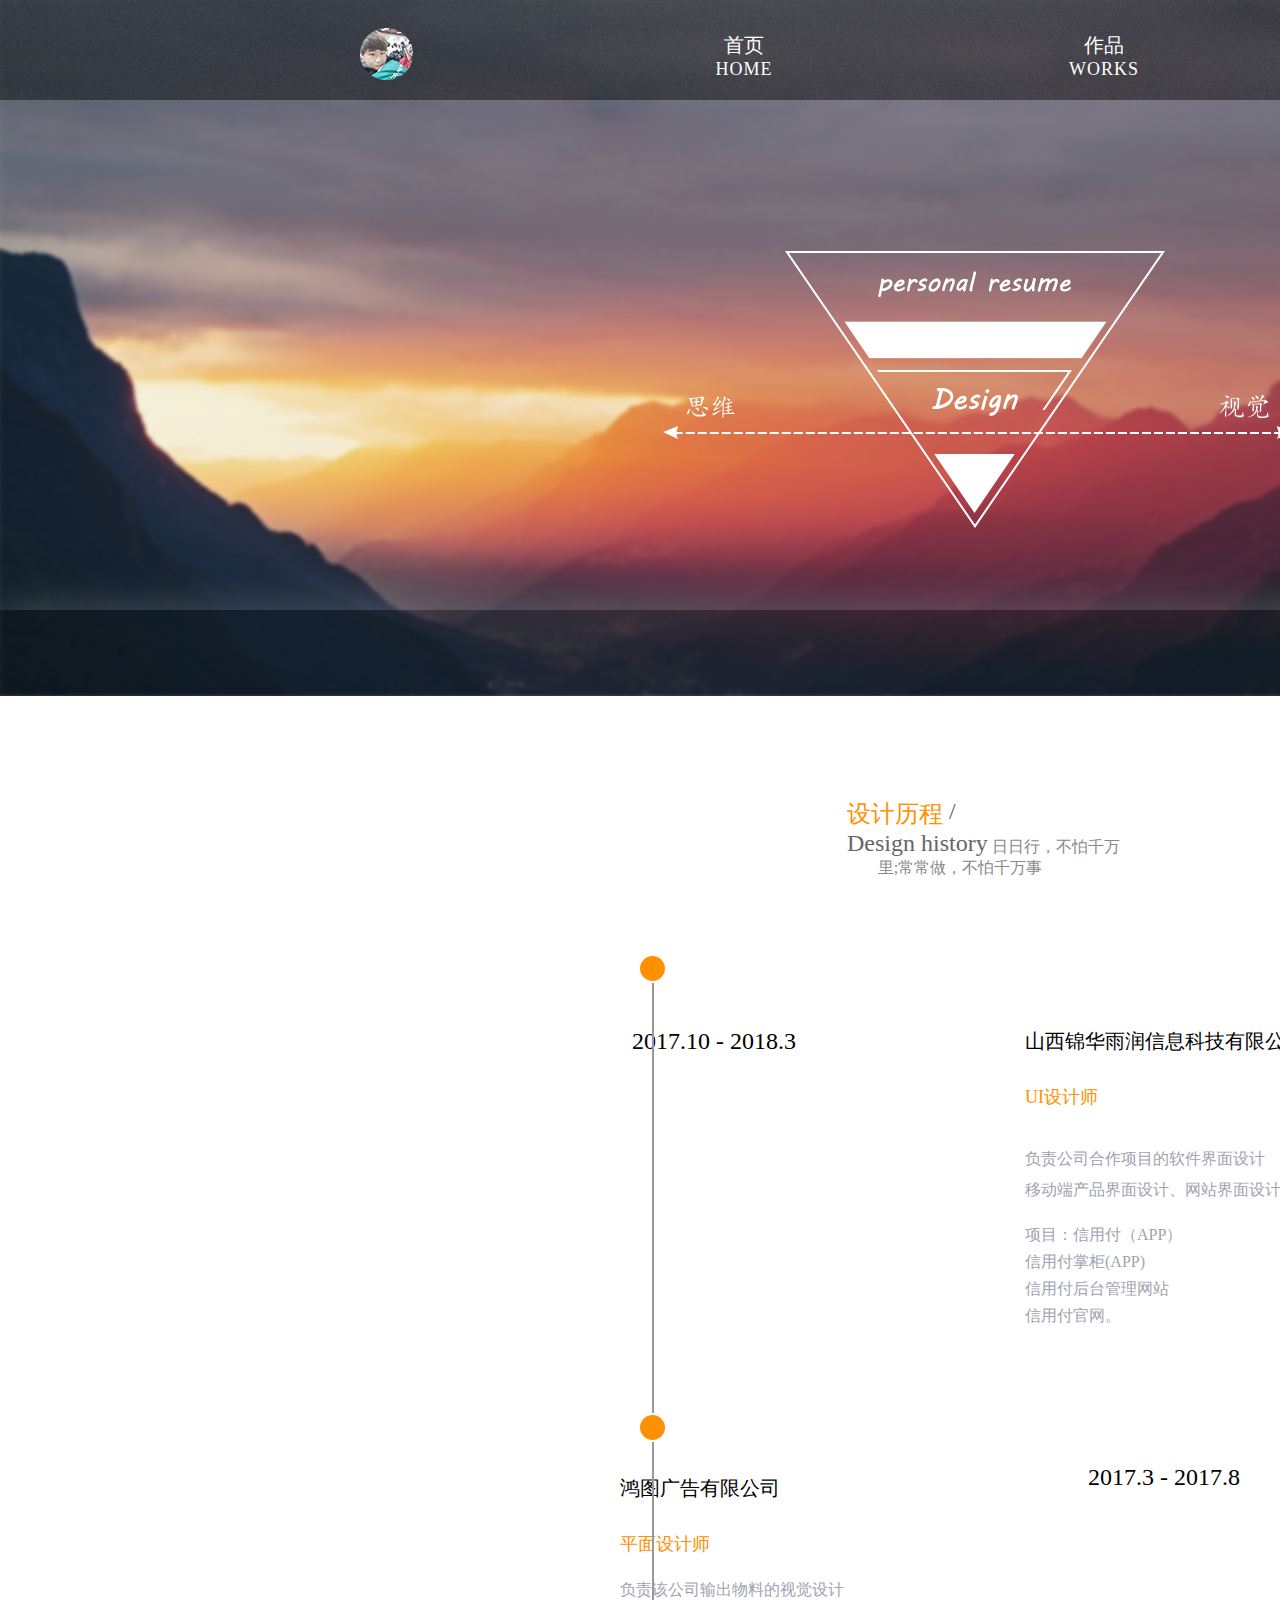
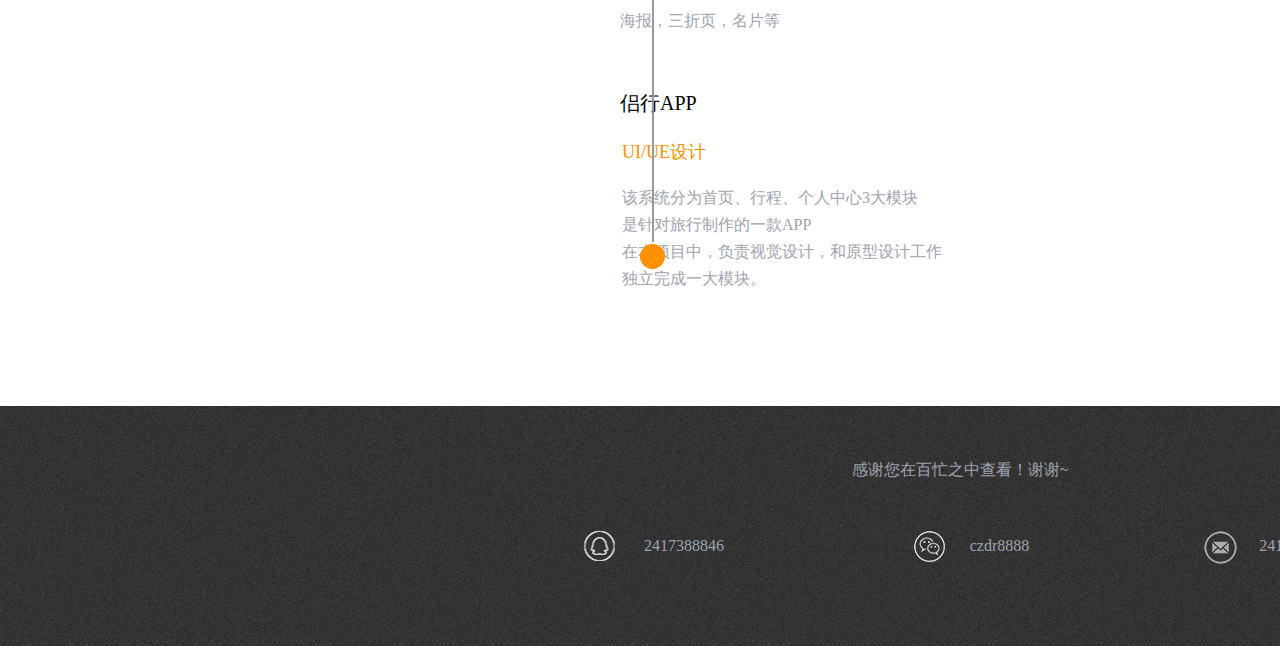
<file: html/index.html>
<!DOCTYPE html>
<html lang="en">
<head>
    <meta charset="UTF-8">
    <title>Title</title>
    <link rel = "stylesheet" type="text/css" href="../css/index.css"/>
</head>
<body style="overflow:-Scroll;overflow-x:hidden">
<body>

<div class="dakuang">
<!--banner，导航-->
    <div class="banner">

        <div class="bannertu">
            <div class="toububgtu">
            <div class="toubu">

                <img src="../cut/touxiang.png" alt="">

                <div class="shouye">
                    <ul>
                        <li><a href="index.html">首页</a></li>
                        <li><a href="index.html">HOME</a></li>
                    </ul>
                </div>
                <div class="zuopin">
                    <ul>
                        <li><a href="zuopin.html">作品</a></li>
                        <li><a href="zuopin.html">WORKS</a></li>
                    </ul>
                </div>
                <div class="geren">
                    <ul>
                        <li><a href="geren.html">个人</a></li>
                        <li><a href="geren.html">PERSONAL</a></li>
                    </ul>
                </div>



                
            </div>
            </div>
        </div>

    </div>
    <!--头部结束-->

    <!--分割-->
    <div class="fenge">
            <div class="shang">
                <div class="wenzi1">设计历程</div>
                <div class="xiahua"> / </div>
                <div class="wenzi2"> Design history</div>
            </div>
        <div class="mingyan">日日行，不怕千万里;常常做，不怕千万事</div>
    </div>

    <!--分割结束-->

    <!--内容-->

    <div class="kuang">
        <div class="shu">
            <div class="yuan1"></div>
            <div class="xian1"></div>
            <div class="yuan2"></div>
            <div class="xian2"></div>
            <div class="yuan3"></div>
        </div>
        <div class="shijian1">2017.10 - 2018.3</div>
        <div class="jieshao">
            <div class="gongsi">山西锦华雨润信息科技有限公司</div>
            <div class="zhiwei">UI设计师</div>
            <div class="fuze">
                <p>负责公司合作项目的软件界面设计</p>
                <p>移动端产品界面设计、网站界面设计。</p>
            </div>
            <div class="xiangmu">
                <p>项目：信用付（APP）</p>
                <p>信用付掌柜(APP)</p>
                <p>信用付后台管理网站</p>
                <p>信用付官网。</p>
            </div>

        </div>
        <div class="shijian2">2017.3 - 2017.8</div>
        <div class="jieshao2">
            <div class="gongsi2">鸿图广告有限公司</div>
            <div class="zhiwei2">平面设计师</div>
        </div>
        <div class="fuze2">
            <p>负责该公司输出物料的视觉设计</p>
            <p>海报，三折页，名片等</p>
        </div>
        <div class="gongsi3">侣行APP</div>
        <div class="zhiwei3">UI/UE设计</div>
        <div class="fuze3">
            <p>该系统分为首页、行程、个人中心3大模块</p>
            <p>是针对旅行制作的一款APP</p>
            <p>在本项目中，负责视觉设计，和原型设计工作</p>
            <p>独立完成一大模块。</p>
        </div>
        <!--内容结束-->
    </div>
    <!--底部-->
    <div class="dibudakuang">
        <div class="juzhong">
        <div class="ganxie">感谢您在百忙之中查看！谢谢~</div>
        <div class="qq">
            <img src="../cut/qq.png" alt="">
            <p>2417388846</p>
        </div>
        <div class="wx">
            <img src="../cut/wx.png" alt="">
            <p>czdr8888</p>
        </div>
        <div class="you">
            <img src="../cut/you.png" alt="">
            <p>2417388846@qq.com</p>
        </div>
        </div>
    </div>


</div>

</body>

</html>
</file>
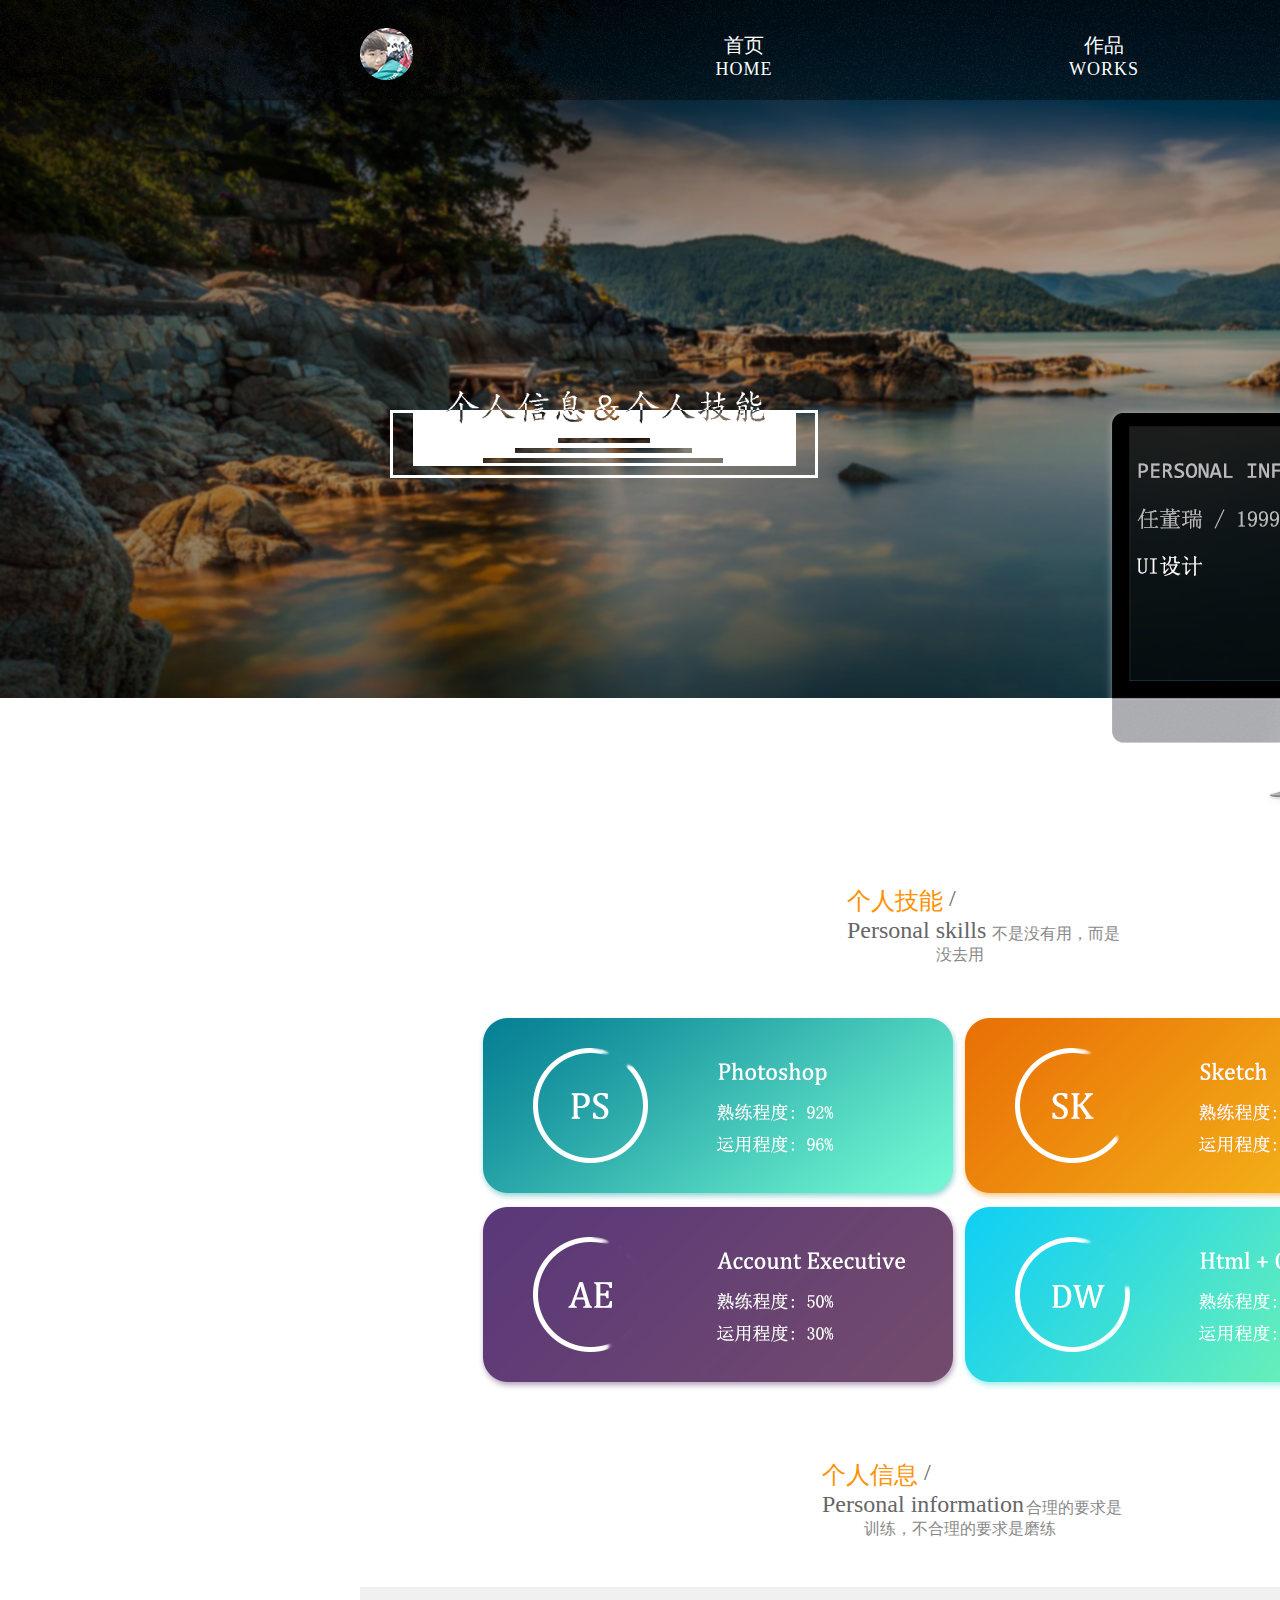
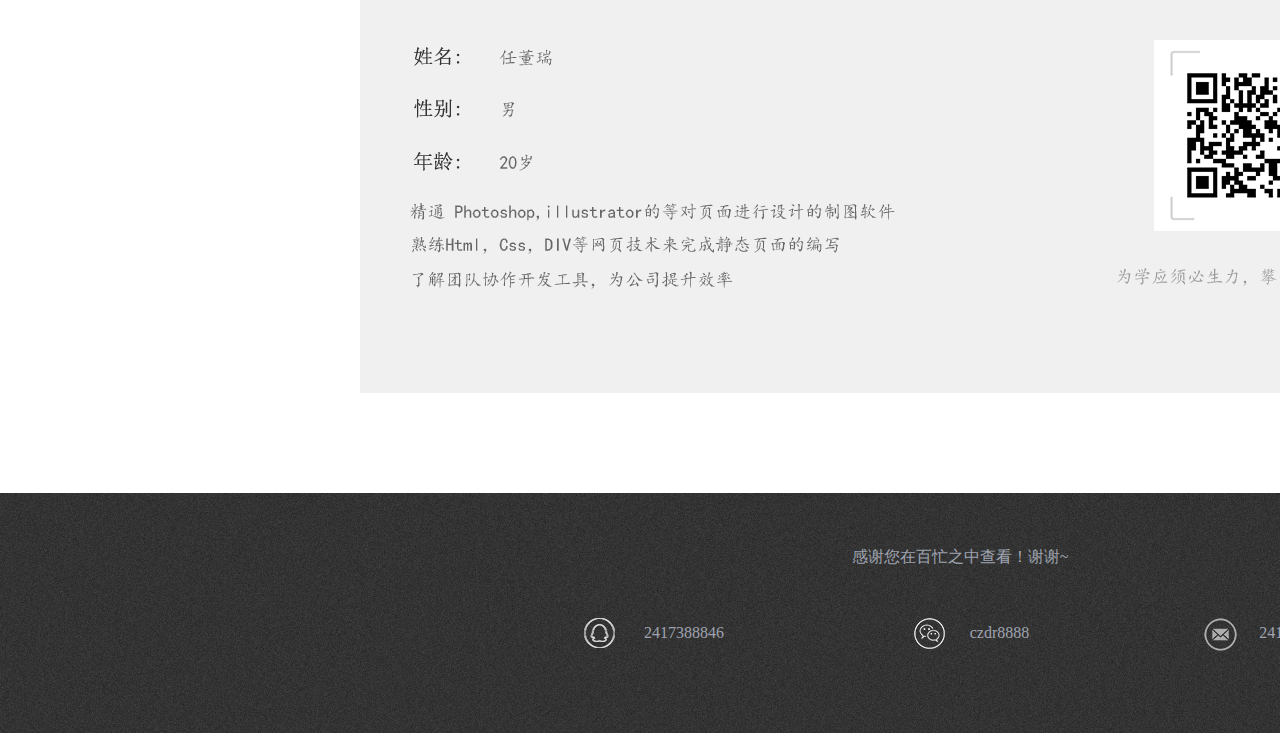
<file: html/geren.html>
<!DOCTYPE html>
<html lang="en">
<head>
    <meta charset="UTF-8">
    <title>Title</title>
    <link rel = "stylesheet" type="text/css" href="../css/geren.css"/>
</head>
<body style="overflow:-Scroll;overflow-x:hidden">
<body>

<div class="dakuang">
    <!--导航开始-->
    <div class="banner">

        <div class="bannertu">
            <div class="toububgtu">
                <div class="toubu">

                    <img src="../cut/touxiang.png" alt="">

                    <div class="shouye">
                        <ul>
                            <li><a href="index.html">首页</a></li>
                            <li><a href="index.html">HOME</a></li>
                        </ul>
                    </div>
                    <div class="zuopin">
                        <ul>
                            <li><a href="zuopin.html">作品</a></li>
                            <li><a href="zuopin.html">WORKS</a></li>
                        </ul>
                    </div>
                    <div class="geren">
                        <ul>
                            <li><a href="geren.html">个人</a></li>
                            <li><a href="geren.html">PERSONAL</a></li>
                        </ul>
                    </div>




                </div>
            </div>
        </div>

    </div>
    <!--导航结束-->

    <!--分割开始-->
    <div class="fenge">
        <div class="shang">
            <div class="wenzi1">个人技能</div>
            <div class="xiahua"> / </div>
            <div class="wenzi2">Personal skills</div>
        </div>
        <div class="mingyan">不是没有用，而是没去用</div>
    </div>

    <!--分割结束-->
    <div class="juzhongkuang">
        <div class="jinengkuang">
            <img src="../cut/PS.png" alt="">
            <img src="../cut/sk.png" alt="">
            <img src="../cut/AE.png" alt="">
            <img src="../cut/DW.png" alt="">
        </div>
    </div>

    <!--二次分割-->
    <div class="fenge2">
        <div class="shang2">
            <div class="wenzi4">个人信息</div>
            <div class="xiahua2"> / </div>
            <div class="wenzi3">Personal information</div>
        </div>
        <div class="mingyan2">合理的要求是训练，不合理的要求是磨练</div>
    </div>
    <!--二次分割结束-->

    <div class="xinxi">
        <img src="../cut/xinxi.png" alt="">
    </div>
    <!--底部-->
    <div class="dibudakuang">
        <div class="juzhong">
            <div class="ganxie">感谢您在百忙之中查看！谢谢~</div>
            <div class="qq">
                <img src="../cut/qq.png" alt="">
                <p>2417388846</p>
            </div>
            <div class="wx">
                <img src="../cut/wx.png" alt="">
                <p>czdr8888</p>
            </div>
            <div class="you">
                <img src="../cut/you.png" alt="">
                <p>2417388846@qq.com</p>
            </div>
        </div>
    </div>

</div>


</body>
</html>
</file>
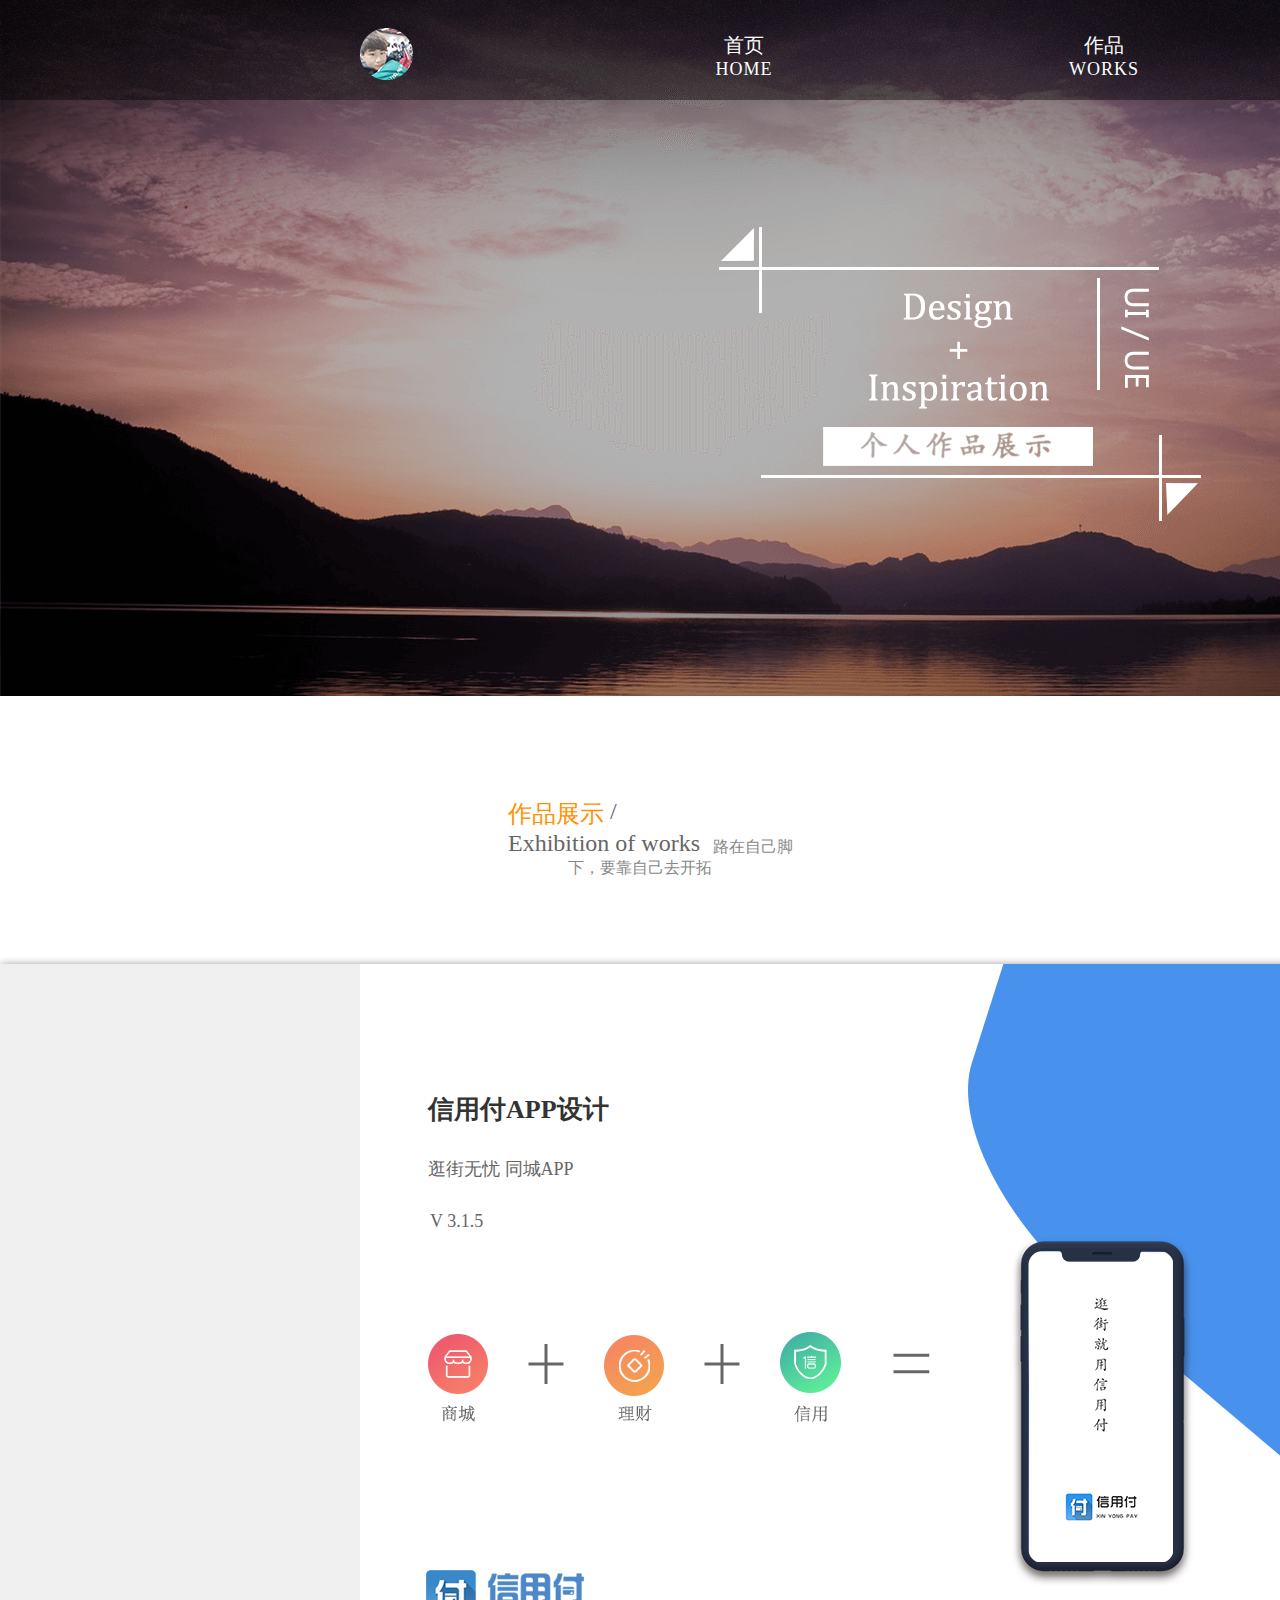
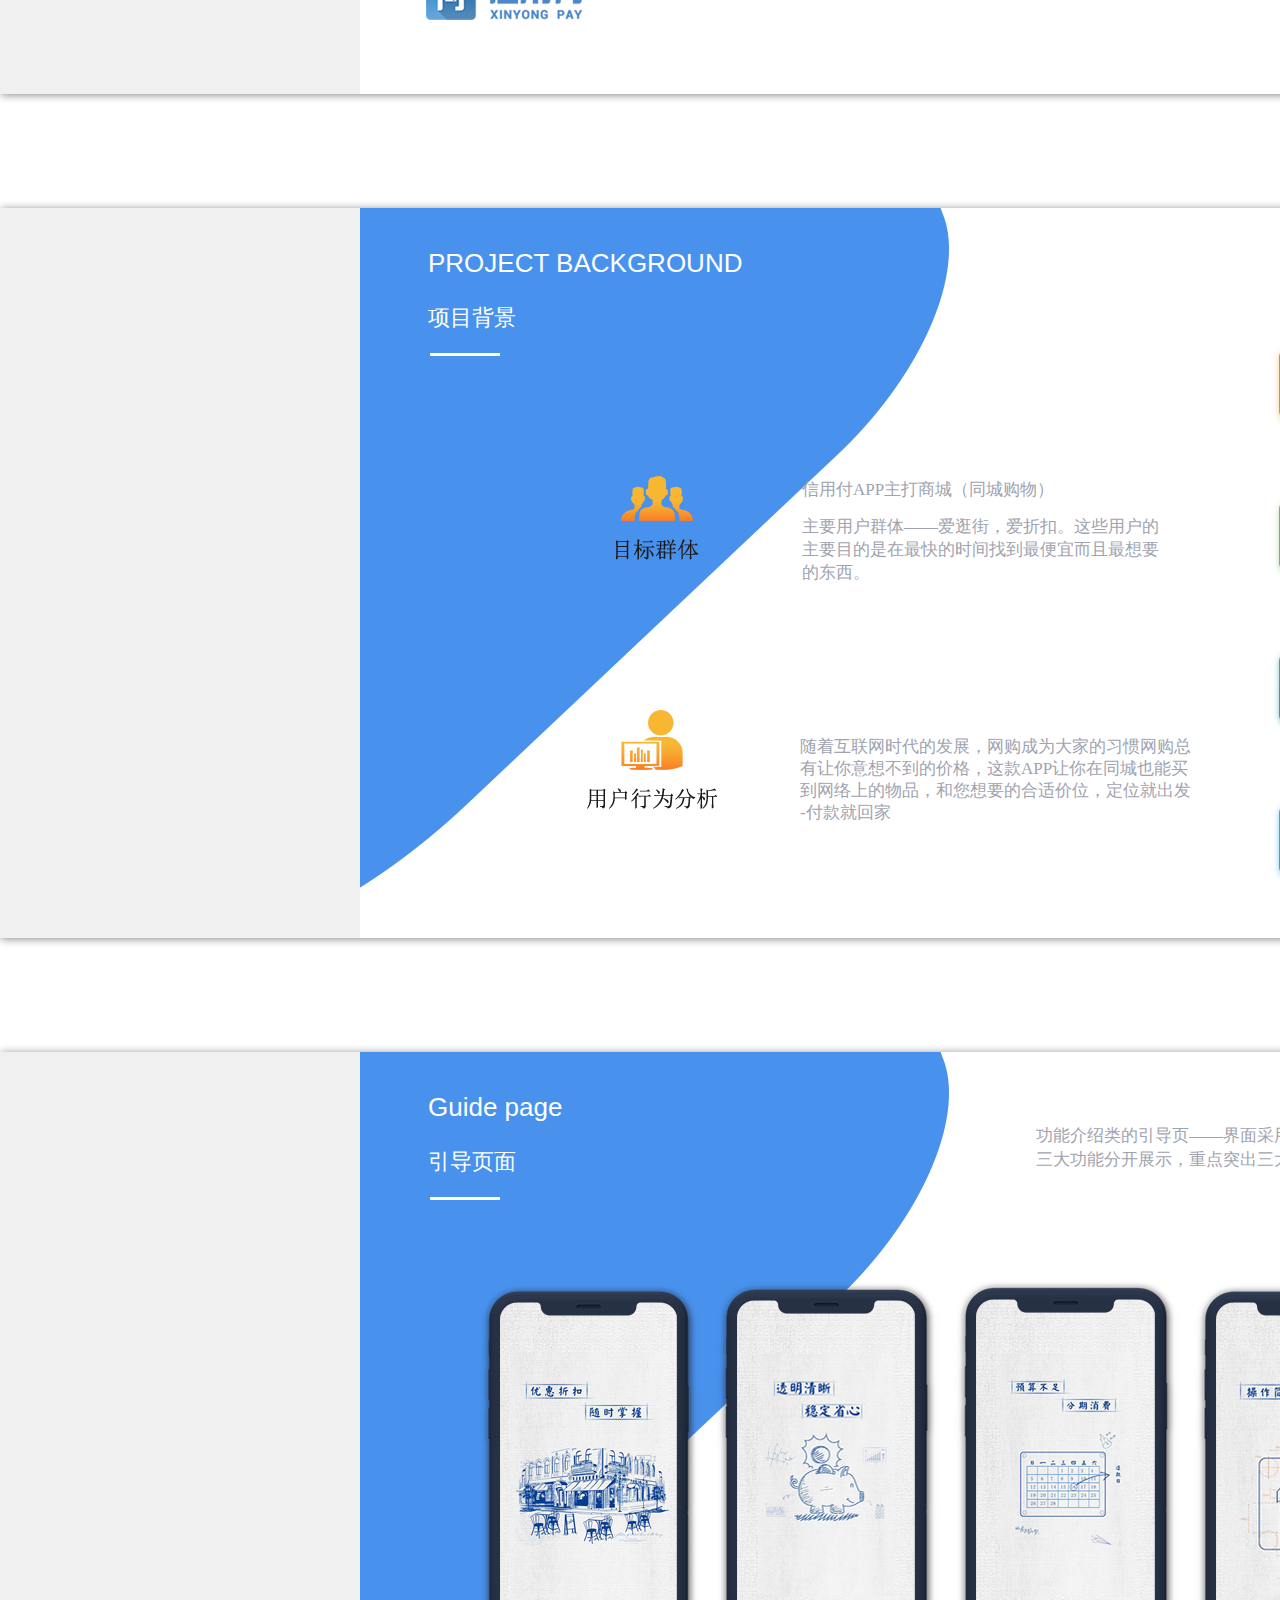
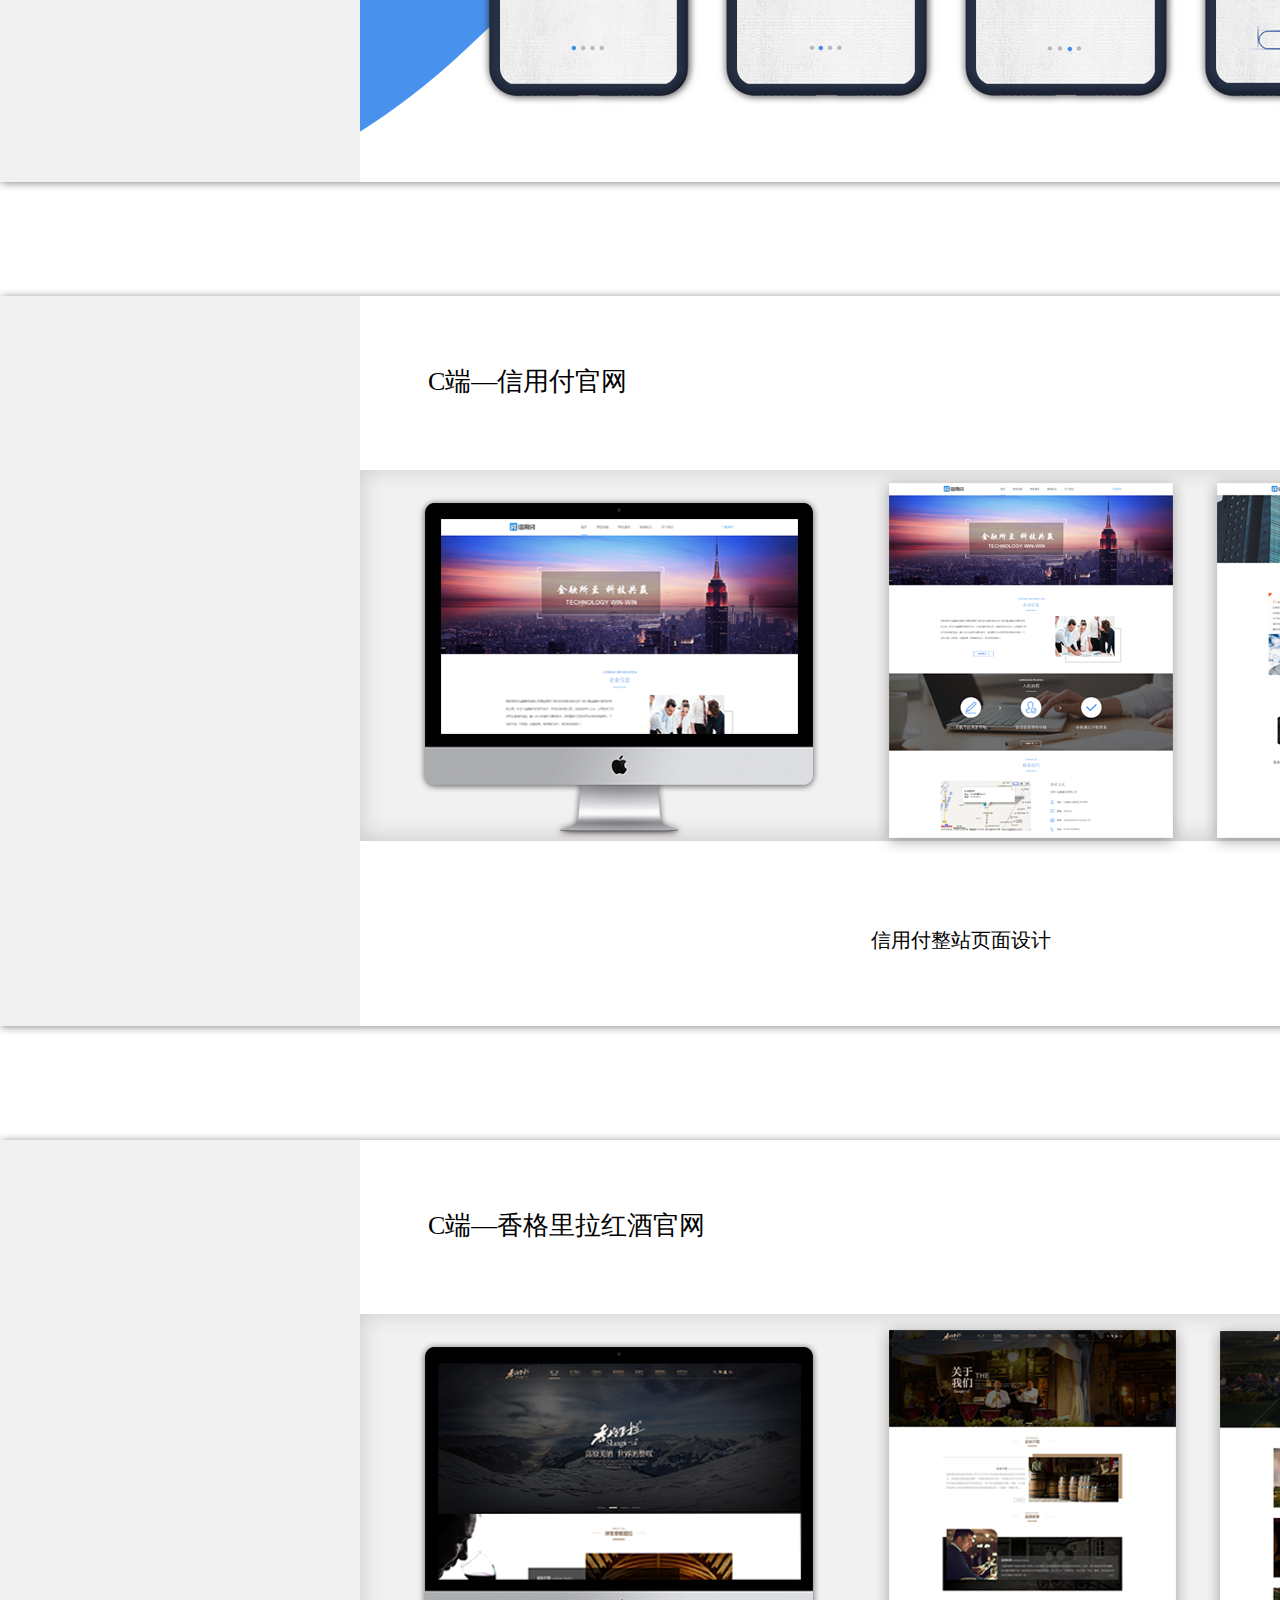
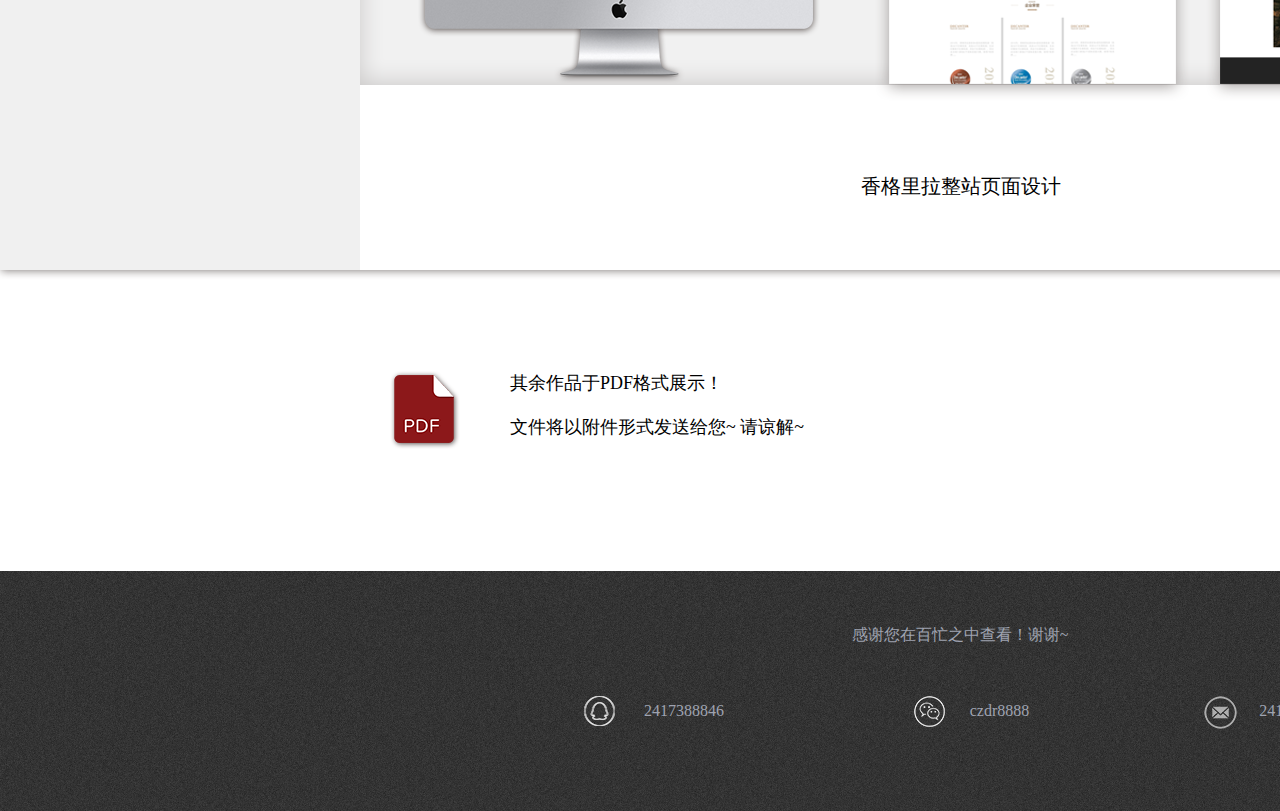
<file: html/zuopin.html>
<!DOCTYPE html>
<html lang="en">
<head>
    <meta charset="UTF-8">
    <title>Title</title>
    <link rel = "stylesheet" type="text/css" href="../css/zuopin.css"/>
</head>
<body style="overflow:-Scroll;overflow-x:hidden">
<body>

<div class="waikuang">

    <!--banner，导航-->
    <div class="banner">

        <div class="bannertu">
            <div class="toububgtu">
                <div class="toubu">

                    <img src="../cut/touxiang.png" alt="">

                    <div class="shouye">
                        <ul>
                            <li><a href="index.html">首页</a></li>
                            <li><a href="index.html">HOME</a></li>
                        </ul>
                    </div>
                    <div class="zuopin">
                        <ul>
                            <li><a href="zuopin.html">作品</a></li>
                            <li><a href="zuopin.html">WORKS</a></li>
                        </ul>
                    </div>
                    <div class="geren">
                        <ul>
                            <li><a href="geren.html">个人</a></li>
                            <li><a href="geren.html">PERSONAL</a></li>
                        </ul>
                    </div>




                </div>
            </div>
        </div>

    </div>
    <!--头部结束-->

    <!--分割-->
    <div class="fenge">
        <div class="shang">
            <div class="wenzi1">作品展示</div>
            <div class="xiahua"> / </div>
            <div class="wenzi2"> Exhibition of works</div>
        </div>
        <div class="mingyan">路在自己脚下，要靠自己去开拓</div>
    </div>

    <!--分割结束-->

    <div class="zhanshi">
        <!--第一展示-->
        <div class="tu1">
            <div class="juzhong">
                <div class="biaoti">信用付APP设计</div>
                <div class="jieshao">逛街无忧 同城APP</div>
                <div class="banben">V 3.1.5</div>
                <div class="tupianshiyi">
                    <img src="../cut/shangcheng.png" alt="">
                    <img src="../cut/jiahao.png" alt="">
                    <img src="../cut/licai.png" alt="">
                    <img src="../cut/jiahao.png" alt="">
                    <img src="../cut/xinyong.png" alt="">
                    <img src="../cut/denghao.png" alt="">
                </div>
                <div class="shouji1">
                    <img src="../cut/1tushouji.png" alt="">
                </div>
            </div>
        </div>
        <!--第一展示结束-->

        <!--第二展示-->
        <div class="tu2">
            <div class="juzhong2">
                <div class="biaoti1">PROJECT BACKGROUND</div>
                <div class="jieshao1">项目背景</div>
                <div class="xiahuaxian"></div>
                <div class="mubiao"></div>
                <div class="yonghuxingwei"></div>
                <div class="xinyongfu">
                    <p>信用付APP主打商城（同城购物）</p>
                    <p>主要用户群体——爱逛街，爱折扣。这些用户的<br>主要目的是在最快的时间找到最便宜而且最想要<br>的东西。</p>
                </div>

                <div class="xingweizi">
                    <p>随着互联网时代的发展，网购成为大家的习惯网购总<br>有让你意想不到的价格，这款APP让你在同城也能买<br>到网络上的物品，和您想要的合适价位，定位就出发<br>-付款就回家</p>
                </div>
                
                <div class="youtu">
                    <img src="../cut/2.1.png" alt="">
                    <img src="../cut/jiantou.png" alt="">
                    <img src="../cut/2.2.png" alt="">
                    <img src="../cut/jiantou.png" alt="">
                    <img src="../cut/2.3.png" alt="">
                    <img src="../cut/jiantou.png" alt="">
                    <img src="../cut/2.4.png" alt="">
                </div>

            </div>

            </div>
        <!--第二展示结束-->

        <!--第三展示-->
        <div class="tu3">
            <div class="juzhong3">
                <div class="biaoti3">Guide page</div>
                <div class="jieshao3">引导页面</div>
                <div class="xiahuaxian3"></div>
                <div class="wenzixiangqing3">
                    <p>功能介绍类的引导页——界面采用的线稿手绘风格，<br>三大功能分开展示，重点突出三大功能。</p>
                </div>
                <div class="yindaoye">
                    <img src="../cut/shouji1.png" alt="">
                    <img src="../cut/shouji2.png" alt="">
                    <img src="../cut/shouji3.png" alt="">
                    <img src="../cut/shouji4.png" alt="">

                </div>

            </div>
        </div>
        <!--第三展示结束-->

        <!--C1端展示-->
        <div class="tu4">
            <div class="juzhong4">
                <div class="biaoti4">C端—信用付官网</div>
                <div class="wangyezhanshi1">
                    <img src="../cut/diannao1.png" alt="">
                    <img src="../cut/yemian1.png" alt="">
                    <img src="../cut/yemian2.png" alt="">
                    <div class="jieshao4">信用付整站页面设计</div>
                </div>
            </div>
        </div>
        <!--C1展示结束-->

        <!--C2端展示-->
        <div class="tu5">
            <div class="juzhong5">
                <div class="biaoti5">C端—香格里拉红酒官网</div>
                <div class="wangyezhanshi2">
                    <img src="../cut/diannao2.png" alt="">
                    <img src="../cut/yemian2.1.png" alt="">
                    <img src="../cut/yemian2.2.png" alt="">
                    <div class="jieshao5">香格里拉整站页面设计</div>
                </div>
            </div>
        </div>
        <!--C2展示结束-->

    </div>
    <!--PDF附件-->
    <div class="pdfwaikuang">
        <div class="pdf">
            <img src="../cut/pdf.png" alt="">
            <div class="wenjie1">其余作品于PDF格式展示！</div>
            <div class="wenjie2">文件将以附件形式发送给您~ 请谅解~</div>
        </div>

    </div>
    </div>
<!--pdf结束-->
<!--底部-->
    <div class="dibudakuang">
        <div class="juzhong">
            <div class="ganxie">感谢您在百忙之中查看！谢谢~</div>
            <div class="qq">
                <img src="../cut/qq.png" alt="">
                <p>2417388846</p>
            </div>
            <div class="wx">
                <img src="../cut/wx.png" alt="">
                <p>czdr8888</p>
            </div>
            <div class="you">
                <img src="../cut/you.png" alt="">
                <p>2417388846@qq.com</p>
            </div>
        </div>
    </div>



</div>

</body>
</html>
</file>
<file: css/index.css>
*{

    margin: 0;
    padding: 0;
}

a{
    text-decoration: none;
    color: #ffffff;
    font-family: KaiTi;
    font-size: 20px;

}

a:hover{
    background: url("../cut/xuanzhong.png");
}

a:active{
    background: url("../cut/xuanzhong.png");
}

ul{
    margin: 0;
    padding: 0;
    list-style-type: none;
}

.dakuang
{
    width: 1920px;
    height: 100%;
    margin:  0 auto;
}

.banner{
    width: 1920px;
    height: 696px;
    margin:  0 auto;
}
.bannertu{

    width: 100%;
    height: 696px;
    background: url("../cut/banner.png") no-repeat;
    margin:  0 auto;
}

.toububgtu{
    background: url("../cut/daohangbg.png")no-repeat;
}

.toubu{
    width: 1200px;
    height: 100px;
    margin:  0 auto;

}

.toubu>img{
    margin-top: 28px;
    float: left;
}

.shouye{
    width: 82px;
    height: 70px;
    float: left;
    margin-left: 290px;
}

.shouye>ul>li:nth-child(1){
    margin-top: 32px;
    text-align: center;
}

.shouye>ul>li:nth-child(2){
    text-align: center;
}

.shouye>ul>li:nth-child(2)>a{
    font-family:Consolas;
    font-size: 18px;
    font-weight: 500;
    letter-spacing: 1px;
}

.zuopin{
    width: 82px;
    height: 70px;
    float: left;
    margin-left: 278px;
}

.zuopin>ul>li:nth-child(1){
    margin-top: 32px;
    text-align: center;
}

.zuopin>ul>li:nth-child(2){
    text-align: center;
}

.zuopin>ul>li:nth-child(2)>a{
    font-family:Consolas;
    font-size: 18px;
    font-weight: 500;
    letter-spacing: 1px;
}

.geren{
    width: 82px;
    height: 70px;
    float: left;
    margin-left: 278px;
}

.geren>ul>li:nth-child(1){
    margin-top: 32px;
    text-align: center;
}

.geren>ul>li:nth-child(2){
    text-align: center;
}

.geren>ul>li:nth-child(2)>a{
    font-family:Consolas;
    font-size: 18px;
    font-weight: 500;
    letter-spacing: 1px;
}

.fenge{
    width: 330px;
    height: 60px;
    margin: 100px auto;
}

.wenzi1{
    font-size: 24px;
    font-family: 宋体;
    color: #ff9000;
    float: left;
    margin-top: 2px;
}

.xiahua{
    font-size: 24px;
    font-family: 宋体;
    color: #666666;
    float: left;
    margin-top: 2px;
    margin-left: 6px;
    margin-right: 6px;
}

.wenzi2{
    font-size: 24px;
    font-family: Gabriola;
    color: #666666;
    float: left;
}

.shang{
    width: 226px;
    height: 41px;
    margin: 0 auto;
}

.mingyan{
    font-family: 宋体;
    font-size: 16px;
    color: #888888;
    text-align: center;
}

.kuang{
    width: 1200px;
    height: 1000px;
    margin: 0 auto;
}

.yuan1{
    width: 25px;
    height: 25px;
    background: #ff9000;
    margin: 0 auto;
    border-radius: 50%;
}

.xian1{
    width: 2px;
    height: 430px;
    background: #999999;
    margin: 0 auto;
    margin-top: 2px ;
}
.yuan2{
    width: 25px;
    height: 25px;
    background: #ff9000;
    margin: 0 auto;
    border-radius: 50%;
    margin-top: 2px;
}

.xian2{
    width: 2px;
    height: 400px;
    background: #999999;
    margin: 0 auto;
    margin-top: 2px ;
}

.yuan3{
    width: 25px;
    height: 25px;
    background: #ff9000;
    margin: 0 auto;
    border-radius: 50%;
    margin-top: 2px;
}

.shu{
    width: 25px;
    height: 1024px;
    position: absolute;
    left: 50%;
}
.shijian1{
    font-size: 24px;
    font-family: 宋体;
    margin-left: 272px;
    margin-top: 72px;
    float: left;
    color: #000000;
}

.jieshao{
    width: 290px;
    height: 322px;
    float: left;
    margin-left: 229px;
    margin-top: 72px;
}

.gongsi{
    font-size: 20px;
    font-family: 宋体;
    color: #000000;
}
.zhiwei{
    font-family: 宋体;
    font-size: 18px;
    color: #ff9000;
    margin-top: 30px;
}

.fuze{
    width: 274px;
    height: 46px;
    margin-top: 40px;
}

.fuze>p{
    font-size: 16px;
    color: #9fa3b0;
}

.fuze>p:nth-child(2){
    margin-top: 10px;
    font-weight: 500;
}

.xiangmu{
    width: 160px;
    height: 100px;
    margin-top: 30px;
}

.xiangmu>p{
    font-size: 16px;
    color: #9fa3b0;
}
.xiangmu>p:nth-child(2){
    margin-top:6px ;
}

.xiangmu>p:nth-child(3){
    margin-top:6px ;
}
.xiangmu>p:nth-child(4){
    margin-top:6px ;
}

.shijian2{
    font-size: 24px;
    font-family: 宋体;
    margin-right: 320px;
    margin-top: 114px;
    float: right;
    color: #000000;
}

.jieshao2{
    width: 180px;
    height: 60px;
    float: left;
    margin-left: 260px;
    margin-top: 125px;
}

.gongsi2{
    font-size: 20px;
    font-family: 宋体;
    color: #000000;
}
.zhiwei2{
    font-family: 宋体;
    font-size: 18px;
    color: #ff9000;
    margin-top: 30px;
}

.fuze2{
    width: 230px;
    height: 50px;
    float: left;
    margin-top: 230px;
    margin-left: -180px;
}

.fuze2>p{
    font-size: 16px;
    color: #9fa3b0;
}

.fuze2>p:nth-child(2){
    margin-top: 10px;
    font-weight: 500;
}

.gongsi3{
    font-size: 20px;
    font-family: 宋体;
    color: #000000;
    float: left;
    margin-top: 340px;
    margin-left: -230px;
}
.zhiwei3{
    font-family: 宋体;
    font-size: 18px;
    color: #ff9000;
    margin-top: 390px;
    margin-left: -228px;
    float: left;
}
.fuze3{
    width: 320px;
    height: 130px;
    margin-top: 438px;
    margin-left: -228px;
    float: left;
}
.fuze3>p{
    font-size: 16px;
    color: #9fa3b0;
}
.fuze3>p:nth-child(2){
    margin-top:6px ;
}

.fuze3>p:nth-child(3){
    margin-top:6px ;
}
.fuze3>p:nth-child(4){
    margin-top:6px ;
}

.dibudakuang{
    width: 1920px;
    height: 240px;
    background:url("../cut/dibubg.png");
    margin-top: 50px;
    overflow: auto;
}

.juzhong{
    width: 1200px;
    height: 240px;
    margin: 0 auto;
}
.ganxie{
    margin: 0 auto;
    margin-top: 54px;
    color: #9fa3b0;
    text-align: center;
}
.qq{
    width: 140px;
    height: 30px;
    margin-top: 50px;
    margin-left: 224px;
    float: left;
}
.qq>img{
    float: left;
}
.qq>p{
    text-align: right;
    line-height: 30px;
    font-size: 16px;
    color: #9fa3b0;
}
.wx{
    width: 140px;
    height: 30px;
    margin-top: 50px;
    margin-left: 190px;
    float: left;
}
.wx>img{
    float: left;
}
.wx>p{
    text-align: center;
    line-height: 30px;
    font-size: 16px;
    color: #9fa3b0;
}
.you{
    width: 220px;
    height: 30px;
    margin-top: 50px;
    margin-left: 150px;
    float: left;
}
.you>img{
    float: left;
}
.you>p{
    text-align: center;
    line-height: 30px;
    font-size: 16px;
    color: #9fa3b0;
}
</file>
<file: css/geren.css>
*{

    margin: 0;
    padding: 0;
}

a{
    text-decoration: none;
    color: #ffffff;
    font-family: KaiTi;
    font-size: 20px;
}

ul{
    margin: 0;
    padding: 0;
    list-style-type: none;
}

.dakuang
{
    width: 1920px;
    height: 100%;
    margin:  0 auto;
}
.banner{
    width: 1920px;
    height: 813px;
    margin:  0 auto;
}
.bannertu{

    width: 100%;
    height: 813px;
    background: url("../cut/banner3.png") no-repeat;
    margin:  0 auto;
}

.toububgtu{
    background: url("../cut/daohangbg.png")no-repeat;
}

.toubu{
    width: 1200px;
    height: 100px;
    margin:  0 auto;

}

.toubu>img{
    margin-top: 28px;
    float: left;
}

.shouye{
    width: 82px;
    height: 70px;
    float: left;
    margin-left: 290px;
}

.shouye>ul>li:nth-child(1){
    margin-top: 32px;
    text-align: center;
}

.shouye>ul>li:nth-child(2){
    text-align: center;
}

.shouye>ul>li:nth-child(2)>a{
    font-family:Consolas;
    font-size: 18px;
    font-weight: 500;
    letter-spacing: 1px;
}

.zuopin{
    width: 82px;
    height: 70px;
    float: left;
    margin-left: 278px;
}

.zuopin>ul>li:nth-child(1){
    margin-top: 32px;
    text-align: center;
}

.zuopin>ul>li:nth-child(2){
    text-align: center;
}

.zuopin>ul>li:nth-child(2)>a{
    font-family:Consolas;
    font-size: 18px;
    font-weight: 500;
    letter-spacing: 1px;
}

.geren{
    width: 82px;
    height: 70px;
    float: left;
    margin-left: 278px;
}

.geren>ul>li:nth-child(1){
    margin-top: 32px;
    text-align: center;
}

.geren>ul>li:nth-child(2){
    text-align: center;
}

.geren>ul>li:nth-child(2)>a{
    font-family:Consolas;
    font-size: 18px;
    font-weight: 500;
    letter-spacing: 1px;
}

.fenge{
    width: 330px;
    height: 60px;
    margin: 70px auto;
}

.wenzi1{
    font-size: 24px;
    font-family: 宋体;
    color: #ff9000;
    float: left;
    margin-top: 2px;
}

.xiahua{
    font-size: 24px;
    font-family: 宋体;
    color: #666666;
    float: left;
    margin-top: 2px;
    margin-left: 6px;
    margin-right: 6px;
}

.wenzi2{
    font-size: 24px;
    font-family: Gabriola;
    color: #666666;
    float: left;
}

.shang{
    width: 226px;
    height: 41px;
    margin: 0 auto;
}

.mingyan{
    font-family: 宋体;
    font-size: 16px;
    color: #888888;
    text-align: center;
}

.juzhongkuang{
    width: 1200px;
    height: 374px;
    margin: 0 auto;
}


.jinengkuang{
    width: 964px;
    height: 374px;
    margin:  0 auto;
}

.jinengkuang>img:nth-child(1){
    margin-top: 2px;
    float:left;
}
.jinengkuang>img:nth-child(2){
    margin-top: 2px;
    float:right;
}
.jinengkuang>img:nth-child(3){
    margin-top: 2px;
    float:left;
}
.jinengkuang>img:nth-child(4){
    margin-top: 2px;
    float:right;
}
.fenge2{
    width: 330px;
    height: 60px;
    margin: 70px auto;
}

.wenzi4{
    font-size: 24px;
    font-family: 宋体;
    color: #ff9000;
    float: left;
    margin-top: 2px;
}

.xiahua2{
    font-size: 24px;
    font-family: 宋体;
    color: #666666;
    float: left;
    margin-top: 2px;
    margin-left: 6px;
    margin-right: 6px;
}

.wenzi3{
    font-size: 24px;
    font-family: Gabriola;
    color: #666666;
    float: left;
}

.shang2{
    width: 276px;
    height: 41px;
    margin: 0 auto;
}

.mingyan2{
    font-family: 宋体;
    font-size: 16px;
    color: #888888;
    text-align: center;
}
.xinxi{
    width: 1200px;
    height: 406px;
    margin: 0 auto;

}

.dibudakuang{
    width: 1920px;
    height: 240px;
    background:url("../cut/dibubg.png");
    margin-top: 100px;
    overflow: auto;
}

.juzhong{
    width: 1200px;
    height: 240px;
    margin: 0 auto;
}
.ganxie{
    margin: 0 auto;
    margin-top: 54px;
    color: #9fa3b0;
    text-align: center;
}
.qq{
    width: 140px;
    height: 30px;
    margin-top: 50px;
    margin-left: 224px;
    float: left;
}
.qq>img{
    float: left;
}
.qq>p{
    text-align: right;
    line-height: 30px;
    font-size: 16px;
    color: #9fa3b0;
}
.wx{
    width: 140px;
    height: 30px;
    margin-top: 50px;
    margin-left: 190px;
    float: left;
}
.wx>img{
    float: left;
}
.wx>p{
    text-align: center;
    line-height: 30px;
    font-size: 16px;
    color: #9fa3b0;
}
.you{
    width: 220px;
    height: 30px;
    margin-top: 50px;
    margin-left: 150px;
    float: left;
}
.you>img{
    float: left;
}
.you>p{
    text-align: center;
    line-height: 30px;
    font-size: 16px;
    color: #9fa3b0;
}
</file>
<file: css/zuopin.css>
*{

    margin: 0;
    padding: 0;
}

a{
    text-decoration: none;
    color: #ffffff;
    font-family: KaiTi;
    font-size: 20px;
}

ul{
    margin: 0;
    padding: 0;
    list-style-type: none;
}

.dakuang
{
    width: 1920px;
    height: 100%;
    margin:  0 auto;
}

.banner{
    width: 1920px;
    height: 696px;
    margin:  0 auto;
}
.bannertu{

    width: 100%;
    height: 696px;
    background: url("../cut/zuopinbanner.png") no-repeat;
    margin:  0 auto;
}

.toububgtu{
    background: url("../cut/daohangbg.png")no-repeat;
}

.toubu{
    width: 1200px;
    height: 100px;
    margin:  0 auto;

}

.toubu>img{
    margin-top: 28px;
    float: left;
}

.shouye{
    width: 82px;
    height: 70px;
    float: left;
    margin-left: 290px;
}

.shouye>ul>li:nth-child(1){
    margin-top: 32px;
    text-align: center;
}

.shouye>ul>li:nth-child(2){
    text-align: center;
}

.shouye>ul>li:nth-child(2)>a{
    font-family:Consolas;
    font-size: 18px;
    font-weight: 500;
    letter-spacing: 1px;
}

.zuopin{
    width: 82px;
    height: 70px;
    float: left;
    margin-left: 278px;
}

.zuopin>ul>li:nth-child(1){
    margin-top: 32px;
    text-align: center;
}

.zuopin>ul>li:nth-child(2){
    text-align: center;
}

.zuopin>ul>li:nth-child(2)>a{
    font-family:Consolas;
    font-size: 18px;
    font-weight: 500;
    letter-spacing: 1px;
}

.geren{
    width: 82px;
    height: 70px;
    float: left;
    margin-left: 278px;
}

.geren>ul>li:nth-child(1){
    margin-top: 32px;
    text-align: center;
}

.geren>ul>li:nth-child(2){
    text-align: center;
}

.geren>ul>li:nth-child(2)>a{
    font-family:Consolas;
    font-size: 18px;
    font-weight: 500;
    letter-spacing: 1px;
}

.fenge{
    width: 330px;
    height: 60px;
    margin: 100px auto;
}

.wenzi1{
    font-size: 24px;
    font-family: 宋体;
    color: #ff9000;
    float: left;
    margin-top: 2px;
}

.xiahua{
    font-size: 24px;
    font-family: 宋体;
    color: #666666;
    float: left;
    margin-top: 2px;
    margin-left: 6px;
    margin-right: 6px;
}

.wenzi2{
    font-size: 24px;
    font-family: Gabriola;
    color: #666666;
    float: left;
}

.shang{
    width: 264px;
    height: 41px;
    margin: 0 auto;
}

.mingyan{
    font-family: 宋体;
    font-size: 16px;
    color: #888888;
    text-align: center;
}

.zhanshi{
    width: 1920px;
    height: 4060px;
    margin:  0 auto;
}

.tu1{
    width: 1920px;
    height: 748px;
    padding-top: 8px;
    background:url("../cut/tu1bg.png")no-repeat;

}

.juzhong{
    width: 1200px;
    height: 730px;
    margin:  0 auto;
}

.biaoti{
    font-size: 26px;
    font-family: 宋体;
    color: #333333;
    margin-top: 128px;
    margin-left: 68px;
    font-weight: bold;
}

.jieshao{
    font-family: 宋体;
    font-size: 18px;
    color: #666666;
    margin-top: 30px;
    margin-left: 68px;
}

.banben{
    font-family: 宋体;
    font-size: 18px;
    color: #666666;
    margin-top: 30px;
    margin-left: 70px;
}

.tupianshiyi{
    width: 506px;
    height: 88px;
    margin-top: 100px;
    margin-left: 68px;
    float: left;
}


.tupianshiyi>img:nth-child(2){
    margin-bottom: 38px;
    margin-left: 36px;
}

.tupianshiyi>img:nth-child(3){
    margin-left: 36px;
}
.tupianshiyi>img:nth-child(4){
    margin-bottom: 38px;
    margin-left: 36px;
}
.tupianshiyi>img:nth-child(5){
     margin-left: 36px;
 }
.tupianshiyi>img:nth-child(6){
    margin-left: 48px;
    margin-bottom: 48px;
}
.shouji1{
    width: 197px;
    height: 361px;
    margin-left: 70px;
    float: left;
}

.tu2{
    width: 1920px;
    height: 748px;
    margin-top: 88px;
    padding-top: 8px;
    background:url("../cut/tu2bg.png")no-repeat;
}

.juzhong2{
    width: 1200px;
    height: 730px;
    margin:  0 auto;
}

.biaoti1{
    font-size: 26px;
    font-family: Arial;
    color: #ffffff;
    margin-top: 40px;
    margin-left: 68px;
}

.jieshao1{
    font-size: 22px;
    font-family: 宋体;
    color: #ffffff;
    margin-top: 24px;
    margin-left: 68px;
}

.xiahuaxian{
    width: 70px;
    height: 3px;
    background: #ffffff;
    margin-top: 20px;
    margin-left: 70px;
}

.mubiao{
    width: 83px;
    height: 84px;
    background: url("../cut/mubiaoqunti.png")no-repeat;
    margin-top: 120px;
    margin-left: 256px;
    float: left;
}

.yonghuxingwei{
    width: 131px;
    height: 99px;
    background: url("../cut/yonghuxingwei.png")no-repeat;
    margin-top: 354px;
    margin-left: -112px;
    float: left;
}

.xinyongfu{
    margin-left: 84px;
    float:left;

}
.xinyongfu>p{
    font-size: 17px;
    font-family:楷体;
    color: #9fa3b0;
}
.xinyongfu>p:nth-child(1){
    margin-top: 122px;
}
.xinyongfu>p:nth-child(2){
    margin-top: 14px;
}

.xingweizi{
    width: 391px;
    height: 78px;
    margin-left: 440px;
    margin-top: 380px;
}

.xingweizi>p{
    font-size: 17px;
    font-family: 楷体;
    color: #9fa3b0;
    line-height: 22px;
}

.youtu{
    width: 177px;
    height: 500px;
    float: right;
    margin-top: -470px;
    margin-right: 110px;
}
.youtu>img:nth-child(2){
    margin-top: 14px;
    margin-left: 78px;
}

.youtu>img:nth-child(3){
    margin-top: 18px;
}

.youtu>img:nth-child(4){
    margin-top: 14px;
    margin-left: 78px;
}
.youtu>img:nth-child(5){
    margin-top: 18px;
}
.youtu>img:nth-child(6){
    margin-top: 14px;
    margin-left: 78px;
}
.youtu>img:nth-child(7){
    margin-top: 18px;
}

.tu3{
    width: 1920px;
    height: 748px;
    margin-top: 88px;
    padding-top: 8px;
    background:url("../cut/tu2bg.png")no-repeat;
}

.juzhong3{
    width: 1200px;
    height: 730px;
    margin:  0 auto;
}

.biaoti3{
    font-size: 26px;
    font-family: Arial;
    color: #ffffff;
    margin-top: 40px;
    margin-left: 68px;
}
.jieshao3{
    font-size: 22px;
    font-family: 宋体;
    color: #ffffff;
    margin-top: 24px;
    margin-left: 68px;
}
.xiahuaxian3{
    width: 70px;
    height: 3px;
    background: #ffffff;
    margin-top: 20px;
    margin-left: 70px;
}

.wenzixiangqing3{
    width: 400px;
    height: 40px;
    float: right;
    margin-top: -76px;
    margin-right: 124px;
}
.wenzixiangqing3>p{
    font-size: 17px;
    font-family:楷体;
    color: #9fa3b0;
    line-height: 24px;
}

.yindaoye{
    width: 974px;
    height: 434px;
    margin: 0 auto;
    margin-top: 74px;
}

.tu4{
    width: 1920px;
    height: 748px;
    margin-top: 88px;
    padding-top: 8px;
    background:url("../cut/pcbgtu.png")no-repeat;
}
.juzhong4{
    width: 1200px;
    height: 730px;
    margin:  0 auto;
}
.biaoti4{
    font-size: 26px;
    font-family: 宋体;
    color: #000000;
    margin-top: 68px;
    margin-left: 68px;
}
.wangyezhanshi1{
    width: 1202px;
    height: 370px;
    margin-top: 72px;
}

.wangyezhanshi1>img:nth-child(1){
    margin-bottom: 14px;
    margin-left: 58px;
}
.wangyezhanshi1>img:nth-child(2){
    margin-left: 50px;
}
.wangyezhanshi1>img:nth-child(3){
    margin-left: 10px;
}
.jieshao4{
    font-size: 20px;
    font-family: 微软雅黑;
    color: black;
    text-align: center;
    line-height: 160px;
}
.tu5{
    width: 1920px;
    height: 748px;
    margin-top: 88px;
    padding-top: 8px;
    background:url("../cut/pcbgtu.png")no-repeat;
}
.juzhong5{
    width: 1200px;
    height: 730px;
    margin:  0 auto;
}
.biaoti5{
    font-size: 26px;
    font-family: 宋体;
    color: #000000;
    margin-top: 68px;
    margin-left: 68px;
}
.wangyezhanshi2{
    width: 1202px;
    height: 370px;
    margin-top: 76px;
}
.wangyezhanshi2>img:nth-child(1){
    margin-bottom: 16px;
    margin-left: 58px;
}
.wangyezhanshi2>img:nth-child(2){
    margin-top: -4px;
    margin-left: 50px;
}
.wangyezhanshi2>img:nth-child(3){
    margin-left: 10px;
}
.jieshao5{
    font-size: 20px;
    font-family: 微软雅黑;
    color: black;
    text-align: center;
    line-height: 160px;
}

.pdfwaikuang{
    width: 1200px;
    height: 200px;
    margin: 0 auto;
    margin-top: 55px;
    padding-top: 100px;
}

.pdf{
    width: 500px;
    height: 84px;
    margin: 0 auto;
}
.pdf>img{
    float: left;
}

.wenjie1{
    font-size: 18px;
    font-family: 微软雅黑;
    color: #000000 ;
    margin-left: 50px;
    float: left;
}

.wenjie2{
    font-size: 18px;
    font-family: 微软雅黑;
    color: #000000 ;
    float: left;
    margin-left: 50px;
    margin-top: 20px;
}

.dibudakuang{
    width: 1920px;
    height: 240px;
    background:url("../cut/dibubg.png");
    overflow: auto;
}

.juzhong{
    width: 1200px;
    height: 240px;
    margin: 0 auto;
}
.ganxie{
    margin: 0 auto;
    margin-top: 54px;
    color: #9fa3b0;
    text-align: center;
}
.qq{
    width: 140px;
    height: 30px;
    margin-top: 50px;
    margin-left: 224px;
    float: left;
}
.qq>img{
    float: left;
}
.qq>p{
    text-align: right;
    line-height: 30px;
    font-size: 16px;
    color: #9fa3b0;
}
.wx{
    width: 140px;
    height: 30px;
    margin-top: 50px;
    margin-left: 190px;
    float: left;
}
.wx>img{
    float: left;
}
.wx>p{
    text-align: center;
    line-height: 30px;
    font-size: 16px;
    color: #9fa3b0;
}
.you{
    width: 220px;
    height: 30px;
    margin-top: 50px;
    margin-left: 150px;
    float: left;
}
.you>img{
    float: left;
}
.you>p{
    text-align: center;
    line-height: 30px;
    font-size: 16px;
    color: #9fa3b0;
}
</file>
